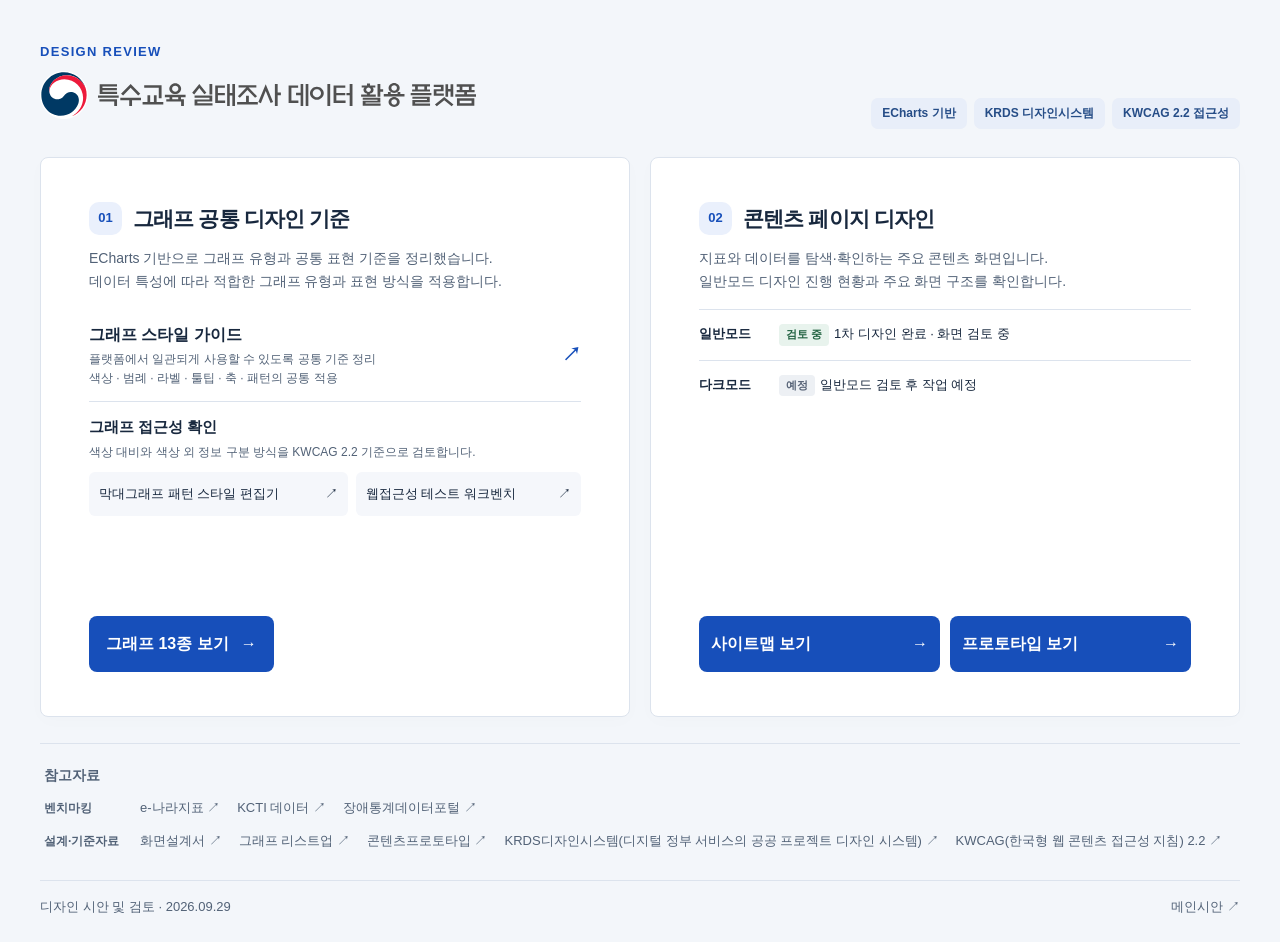
<file: index.html>
<!doctype html>
<html lang="ko">
<head>
<meta charset="utf-8">
<meta name="viewport" content="width=device-width, initial-scale=1">
<meta name="color-scheme" content="light">
<title>특수교육 실태조사 데이터 플랫폼 | 디자인 시안 및 검토</title>
<style>
:root{--ink:#18283e;--muted:#526277;--blue:#174fba;--line:#dce3ed;--paper:#fff;--bg:#f3f6fa}
*{box-sizing:border-box}html{scroll-behavior:smooth}body{margin:0;background:var(--bg);color:var(--ink);font-family:Pretendard,"Noto Sans KR","Apple SD Gothic Neo","Malgun Gothic",sans-serif;line-height:1.6;word-break:keep-all}a{color:inherit;text-underline-offset:4px}a:focus-visible{outline:3px solid #174fba;outline-offset:5px;border-radius:4px}.skip{position:fixed;top:-100px;left:20px;z-index:10;background:#fff;padding:12px 20px}.skip:focus{top:16px}.wrap{max-width:1280px;margin:auto;padding:42px 40px 24px}.masthead{display:flex;justify-content:space-between;gap:24px;align-items:flex-end;margin-bottom:28px}.eyebrow{margin:0 0 8px;color:var(--blue);font-size:13px;font-weight:800;letter-spacing:.1em}h1{font-size:clamp(25px,2.8vw,36px);line-height:1.35;letter-spacing:-.055em;margin:0 0 10px}.subtitle{margin:0;color:var(--muted);font-size:16px}.tags{display:flex;gap:7px;flex-wrap:wrap;justify-content:flex-end}.tag{background:#e8eef9;color:#264d87;padding:6px 11px;border-radius:7px;font-size:12px;font-weight:700;white-space:nowrap}.grid{display:grid;grid-template-columns:repeat(2,minmax(0,1fr));align-items:stretch;gap:20px}.card{display:flex;flex-direction:column;min-width:0;background:var(--paper);border:1px solid var(--line);border-radius:8px;padding:44px 48px;box-shadow:0 4px 18px #18365704}.section-head{display:flex;align-items:center;gap:11px;margin-bottom:12px}.number{display:grid;place-items:center;width:33px;height:33px;flex-shrink:0;border-radius:10px;background:#eaf0fc;color:var(--blue);font-size:13px;font-weight:800}h2{font-size:21px;letter-spacing:-.04em;margin:0}h3{font-size:15px;margin:0}.intro{font-size:14px;color:var(--muted);margin:0 0 17px}.link-list{list-style:none;padding:0;margin:0}.link-list>li+li{border-top:1px solid var(--line)}.main-link{display:flex;align-items:center;justify-content:space-between;gap:12px;text-decoration:none;padding:13px 0;font-size:16px;font-weight:750}.main-link:hover,.sub-link:hover,.reference-links a:hover{color:var(--blue);text-decoration:underline}.arrow{color:var(--blue);font-size:19px}.link-desc{display:block;font-weight:400;font-size:12px;color:var(--muted);margin-top:2px}.accessibility{padding-top:13px}.accessibility>p{margin:4px 0 10px;color:var(--muted);font-size:12px}.sub-list{list-style:none;padding:0;margin:0;display:grid;grid-template-columns:1.15fr 1fr;gap:8px}.sub-list li{min-width:0}.sub-list .sub-link{height:100%;min-height:44px;gap:6px}.sub-link>span[aria-hidden]{flex-shrink:0}.sub-link{display:flex;justify-content:space-between;align-items:center;gap:12px;font-size:13px;text-decoration:none;padding:7px 10px;background:#f5f7fb;border-radius:6px;overflow-wrap:anywhere}.content-link{background:#174fba;color:#fff;border-radius:8px;padding:15px 17px;display:inline-flex;justify-content:space-between;gap:12px;text-decoration:none;font-weight:750;margin:0}.card-action{margin-top:auto;padding-top:100px}.content-link:hover{background:#103d94;text-decoration:underline}.status{margin:0}.status>div{padding:14px 0;display:flex;gap:14px;align-items:flex-start;border-top:1px solid var(--line)}dt{font-size:13px;font-weight:700;min-width:66px}dd{margin:0;font-size:13px}.state{display:inline-block;font-size:11px;font-weight:750;padding:2px 7px;border-radius:4px;margin-right:5px;background:#e8f3ed;color:#226342}.state.planned{color:#566276;background:#edf0f4}.references{grid-column:1/-1;margin-top:6px;padding:20px 4px 4px;border-top:1px solid var(--line)}.references .section-head{gap:8px;margin-bottom:12px}.references .number{display:inline;width:auto;height:auto;background:none;border-radius:0;color:var(--muted);font-size:12px}.references h2{font-size:14px;color:var(--muted);letter-spacing:0}.references .reference-links{color:var(--muted)}.reference-body{display:flex;flex-direction:column;gap:12px}.reference-group{display:flex;gap:18px;align-items:baseline}.reference-group h3{min-width:78px;font-size:12px;color:var(--muted);white-space:nowrap}.reference-links{display:flex;flex-wrap:wrap;gap:5px 17px;font-size:13px}.reference-links a{text-decoration:none}.foot{display:flex;justify-content:space-between;gap:15px;margin-top:18px;font-size:11px;color:var(--muted)}
@media(min-width:1400px){.wrap{padding-top:54px}}
@media(max-width:900px){.masthead{display:block}.tags{justify-content:flex-start;margin-top:16px}.wrap{padding:28px 24px}.card{padding:23px}.reference-body{gap:14px}}
@media(max-width:640px){.wrap{padding:26px 17px}.grid{grid-template-columns:1fr;gap:15px}.card{padding:21px}.reference-group{display:block}.reference-group h3{margin-bottom:7px}.foot{display:block}.foot span{display:block}.status>div{gap:8px}h2{font-size:20px}}
@media(max-width:380px){.sub-list{grid-template-columns:1fr}}
@media(prefers-reduced-motion:reduce){html{scroll-behavior:auto}}
@media print{body{background:#fff}.wrap{padding:0}.card{box-shadow:none;break-inside:avoid}.skip{display:none}.foot{margin-top:10px}}
.content-actions{display:flex;flex-direction:row;gap:10px;align-items:stretch}.content-actions>*{flex:1;min-width:0}.content-actions .content-link{align-items:center;padding:15px 12px}.prototype-button{display:flex;flex-direction:column;align-items:flex-start;justify-content:center;gap:2px;width:100%;padding:15px 12px;border:0;border-radius:10px;background:#174fba;color:#fff;font:inherit;font-size:14px;font-weight:750;text-align:left;opacity:1;cursor:not-allowed}.prototype-button span{font-size:11px;font-weight:400;color:#fff}
.slogan{display:block;width:436px;max-width:100%;height:auto}.masthead>div:first-child{min-width:0}
.review-footer{display:flex;justify-content:space-between;align-items:center;gap:12px;margin-top:24px;padding-top:16px;border-top:1px solid var(--line)}.footer-link{font-size:13px;color:var(--muted);text-decoration:none;white-space:nowrap}.footer-link:hover{color:var(--blue);text-decoration:underline}.review-footer .subtitle{font-size:13px}
</style>
</head>
<body>
<a class="skip" href="#main">본문 바로가기</a>
<div class="wrap">
<header class="masthead">
<div><p class="eyebrow">DESIGN REVIEW</p><h1><img class="slogan" src="[data-uri]" width="436" height="48" alt="특수교육 실태조사 데이터 플랫폼"></h1></div>
<div class="tags" aria-label="설계 기준"><span class="tag">ECharts 기반</span><span class="tag">KRDS 디자인시스템</span><span class="tag">KWCAG 2.2 접근성</span></div>
</header>
<main class="grid" id="main" tabindex="-1">
<section class="card" aria-labelledby="graphs-title">
<div class="section-head"><span class="number" aria-hidden="true">01</span><h2 id="graphs-title">그래프 공통 디자인 기준</h2></div>
<p class="intro">ECharts 기반으로 그래프 유형과 공통 표현 기준을 정리했습니다.<br>데이터 특성에 따라 적합한 그래프 유형과 표현 방식을 적용합니다.</p>
<ol class="link-list">

<li><!-- 지정된 로컬 그래프 파일의 스타일 가이드 화면 -->
<a class="main-link" href="/nise_graph_13types_v1.0.html#/review/style" target="_blank" rel="noopener noreferrer"><span>그래프 스타일 가이드<span class="link-desc">플랫폼에서 일관되게 사용할 수 있도록 공통 기준 정리<br> 색상 · 범례 · 라벨 · 툴팁 · 축 · 패턴의 공통 적용</span></span><span class="arrow" aria-hidden="true">↗</span></a></li>
<li class="accessibility"><h3>그래프 접근성 확인</h3><p>색상 대비와 색상 외 정보 구분 방식을 KWCAG 2.2 기준으로 검토합니다.</p>
<ul class="sub-list">
<li><a class="sub-link" href="/echarts_bar_pattern_editor_v1.0.html" target="_blank" rel="noopener noreferrer"><span>막대그래프 패턴 스타일 편집기</span><span aria-hidden="true">↗</span></a></li>
<li><a class="sub-link" href="/accessibility-workbench-v3.3/index.html" target="_blank" rel="noopener noreferrer"><span>웹접근성 테스트 워크벤치</span><span aria-hidden="true">↗</span></a></li>
</ul></li></ol>
<div class="card-action"><!-- 사용자가 지정한 로컬 그래프 HTML 파일 -->
<a class="content-link" href="/nise_graph_13types_v1.0.html" target="_blank" rel="noopener noreferrer">그래프 13종 보기 <span aria-hidden="true">→</span></a></div>
</section>
<section class="card" aria-labelledby="content-title">
<div class="section-head"><span class="number" aria-hidden="true">02</span><h2 id="content-title">콘텐츠 페이지 디자인</h2></div>
<p class="intro">지표와 데이터를 탐색·확인하는 주요 콘텐츠 화면입니다.<br>일반모드 디자인 진행 현황과 주요 화면 구조를 확인합니다.</p>

<dl class="status"><div><dt>일반모드</dt><dd><span class="state">검토 중</span>1차 디자인 완료 · 화면 검토 중</dd></div><div><dt>다크모드</dt><dd><span class="state planned">예정</span>일반모드 검토 후 작업 예정</dd></div></dl>
<div class="card-action"><!-- 메뉴구조도 기준 진행 현황 페이지. 기존 상대경로를 유지합니다. -->
<div class="content-actions"><a class="content-link" href="sitemap.html" target="_blank" rel="noopener noreferrer">사이트맵 보기 <span aria-hidden="true">→</span></a>
<!-- 전체 Figma 프로토타입: 새 창으로 열기 -->
<a class="content-link" href="https://figma.com/proto/b4ems2vZoeImcllFL3BtRu/-프로젝트-26_003-특수원-krds-?page-id=10023:15345&amp;node-id=10498-43777&amp;viewport=-10112,5444,0.58&amp;t=GeHle3BflIlmt5C9-8&amp;scaling=scale-down-width&amp;content-scaling=fixed&amp;starting-point-node-id=10452:97824&amp;hide-ui=1&amp;desktop-link-click-timestamp=1790585314734&amp;desktop-ul-exp-bucket=po&amp;desktop-ul-pref-conflict=1" aria-label="프로토타입 보기 (새 창)" target="_blank" rel="noopener noreferrer">프로토타입 보기 <span aria-hidden="true">→</span></a></div></div>
</section>
<section class="references" aria-labelledby="references-title">
<div class="section-head"><h2 id="references-title">참고자료</h2></div>
<!-- 참고자료: 지정된 로컬 파일 경로 사용. 미등록 자료는 상대경로 유지. -->
<div class="reference-body"><div class="reference-group"><h3>벤치마킹</h3><div class="reference-links"><a href="https://www.index.go.kr/unity/potal/main/EachDtlPageDetail.do?idx_cd=1223" target="_blank" rel="noopener noreferrer">e-나라지표 ↗</a><a href="https://data.kcti.re.kr/data/%EC%A2%85%ED%95%A9/%EB%AC%B8%ED%99%94%EC%B2%B4%EC%9C%A1%EA%B4%80%EA%B4%91_%EC%83%9D%EC%82%B0%EC%9E%90%EB%AC%BC%EA%B0%80%EC%A7%80%EC%88%98" target="_blank" rel="noopener noreferrer">KCTI 데이터 ↗</a><a href="https://koddi.or.kr/stat/html/user/dsst/mim/dspltyStatsMidtDtl.do" target="_blank" rel="noopener noreferrer">장애통계데이터포털 ↗</a></div></div>
<div class="reference-group"><h3>설계·기준자료</h3><div class="reference-links"><a href="/data/%E1%84%92%E1%85%AA%E1%84%86%E1%85%A7%E1%86%AB%E1%84%89%E1%85%A5%E1%86%AF%E1%84%80%E1%85%A8%E1%84%89%E1%85%A5_%E1%84%90%E1%85%A9%E1%86%BC%E1%84%92%E1%85%A1%E1%86%B8%E1%84%87%E1%85%A9%E1%86%AB_260922_v1.4.3.html" target="_blank" rel="noopener noreferrer">화면설계서 ↗</a><a href="/data/%E1%84%8E%E1%85%AC%E1%84%8C%E1%85%A9%E1%86%BC%E1%84%80%E1%85%B3%E1%84%85%E1%85%A2%E1%84%91%E1%85%B3_%E1%84%85%E1%85%B5%E1%84%89%E1%85%B3%E1%84%90%E1%85%B3%E1%84%8B%E1%85%A5%E1%86%B8_260901.xlsx" target="_blank" rel="noopener noreferrer">그래프 리스트업 ↗</a><a href="/data/%ED%8A%B9%EC%88%98%EA%B5%90%EC%9C%A1_%EC%8B%A4%ED%83%9C%EC%A1%B0%EC%82%AC_%EB%8D%B0%EC%9D%B4%ED%84%B0_%ED%94%8C%EB%9E%AB%ED%8F%BC_%ED%94%84%EB%A1%9C%ED%86%A0%ED%83%80%EC%9E%85_%EC%98%A4%ED%94%84%EB%9D%BC%EC%9D%B8_260922%28%EA%B5%90%EC%B0%A8%EB%B6%84%EC%84%9D%20%EC%B6%94%EA%B0%80%29.html" target="_blank" rel="noopener noreferrer">콘텐츠프로토타입 ↗</a><a href="https://www.krds.go.kr/html/site/style/style_02.html" target="_blank" rel="noopener noreferrer">KRDS디자인시스템(디지털 정부 서비스의 공공 프로젝트 디자인 시스템) ↗</a><a href="/data/%ED%95%9C%EA%B5%AD%ED%98%95%20%EC%9B%B9%20%EC%BD%98%ED%85%90%EC%B8%A0%20%EC%A0%91%EA%B7%BC%EC%84%B1%20%EC%A7%80%EC%B9%A8%202.2-2.pdf" target="_blank" rel="noopener noreferrer">KWCAG(한국형 웹 콘텐츠 접근성 지침) 2.2 ↗</a></div></div></div>
</section>
</main>
<footer class="review-footer"><p class="subtitle">디자인 시안 및 검토 · <time datetime="2026-09-29">2026.09.29</time></p>
<!-- 메인시안 Figma 프로토타입: 새 창으로 열기 -->
<a class="footer-link" href="https://www.figma.com/proto/b4ems2vZoeImcllFL3BtRu/-%ED%94%84%EB%A1%9C%EC%A0%9D%ED%8A%B8-26_003-%ED%8A%B9%EC%88%98%EC%9B%90-krds-?node-id=10691-85809&amp;viewport=428%2C-327%2C0.16&amp;t=nvPmZYlmRlI96max-1&amp;scaling=min-zoom&amp;content-scaling=fixed&amp;page-id=9445%3A35478" aria-label="메인시안 (새 창)" target="_blank" rel="noopener noreferrer">메인시안 <span aria-hidden="true">↗</span></a></footer>

</div>
</body>
</html>
</file>
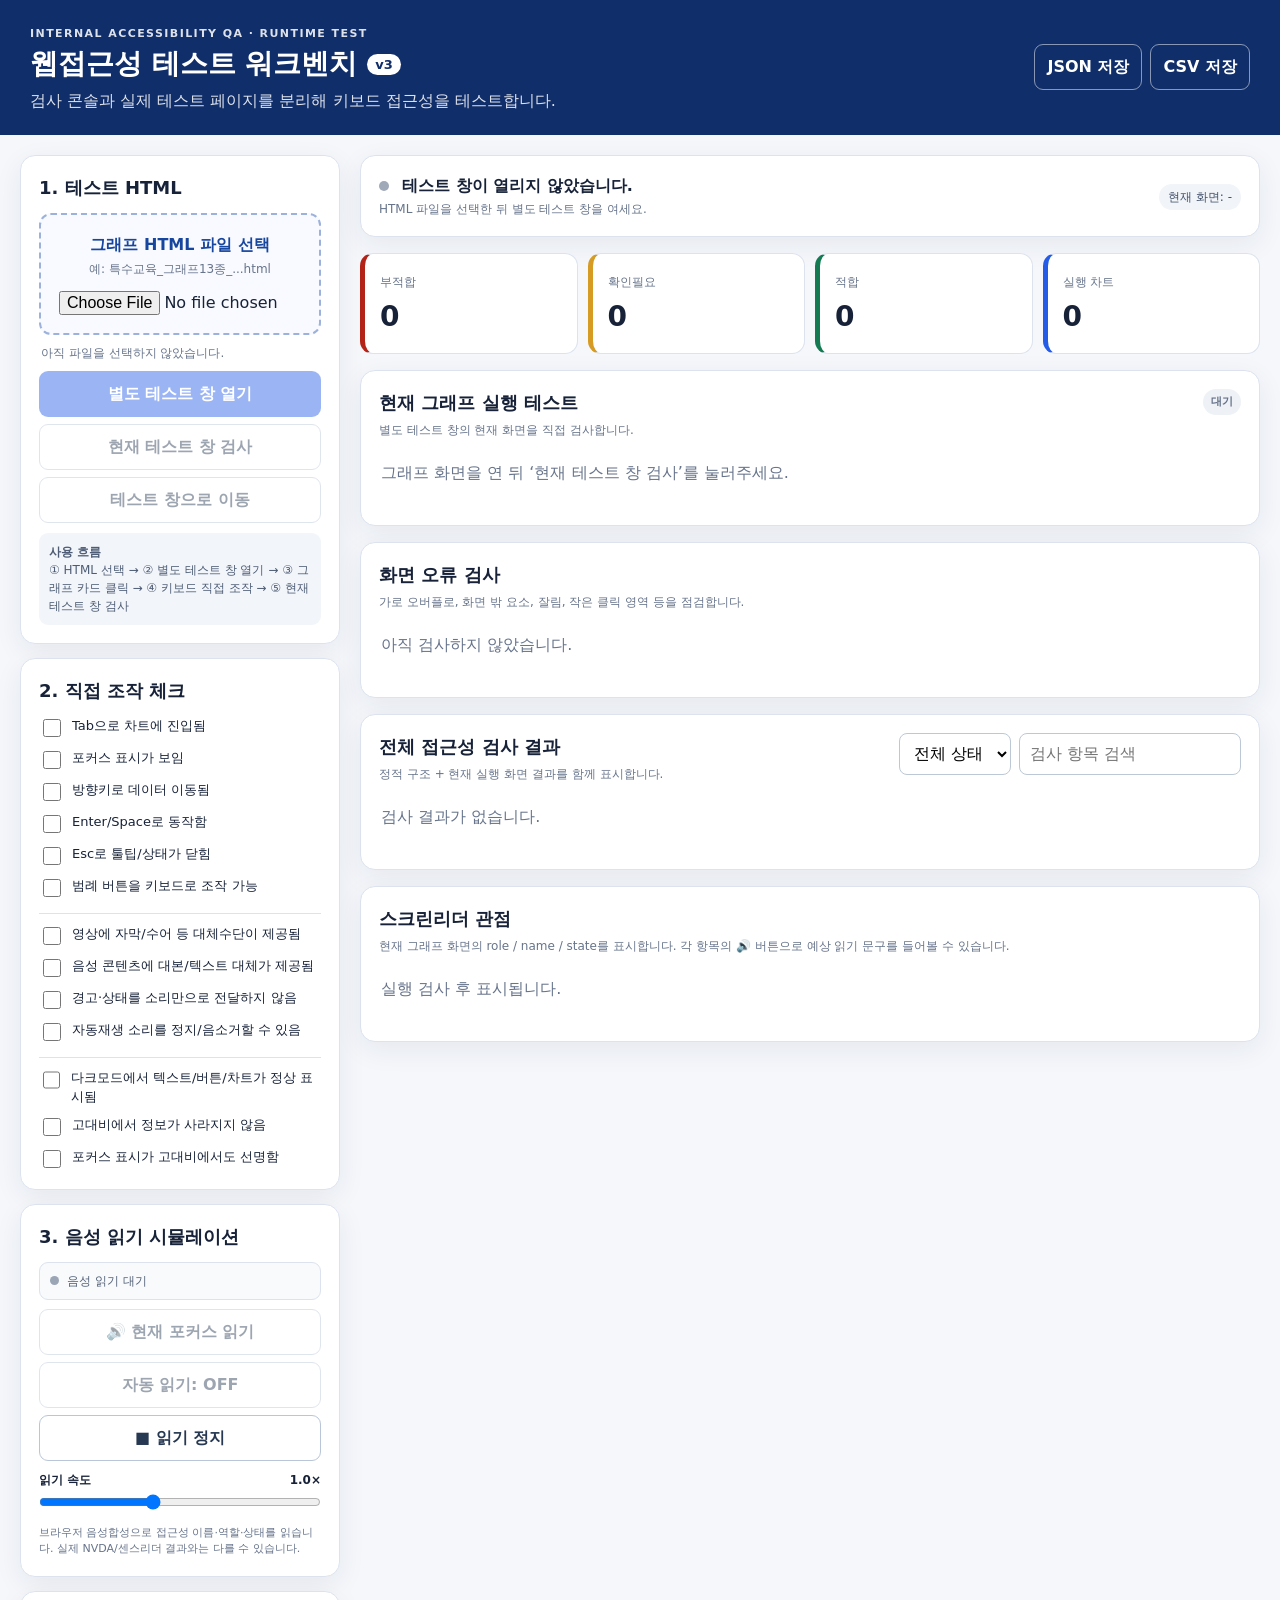
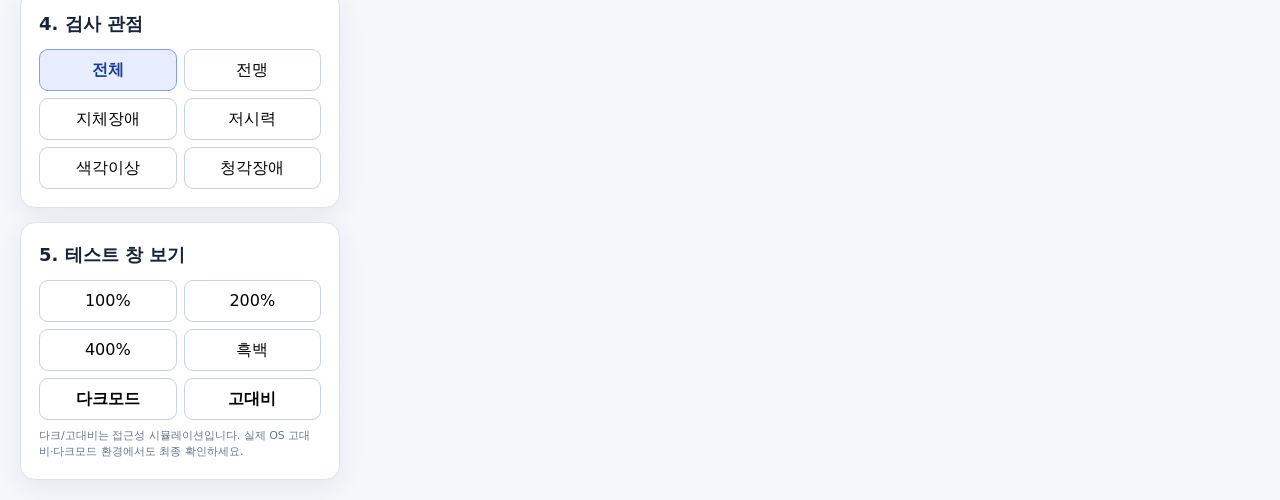
<file: accessibility-workbench-v3.3/index.html>
<!doctype html>
<html lang="ko">
<head>
<meta charset="utf-8">
<meta name="viewport" content="width=device-width, initial-scale=1">
<title>웹접근성 테스트 워크벤치 v3</title>
<link rel="stylesheet" href="styles.css">
</head>
<body>
<header class="topbar">
  <div>
    <p class="eyebrow">INTERNAL ACCESSIBILITY QA · RUNTIME TEST</p>
    <h1>웹접근성 테스트 워크벤치 <span>v3</span></h1>
    <p>검사 콘솔과 실제 테스트 페이지를 분리해 키보드 접근성을 테스트합니다.</p>
  </div>
  <div class="top-actions">
    <button id="exportJson" class="btn ghost" type="button">JSON 저장</button>
    <button id="exportCsv" class="btn ghost" type="button">CSV 저장</button>
  </div>
</header>

<main class="app">
  <aside class="sidebar">
    <section class="card">
      <h2>1. 테스트 HTML</h2>
      <label class="file-drop" for="fileInput">
        <strong>그래프 HTML 파일 선택</strong>
        <span>예: 특수교육_그래프13종_...html</span>
        <input id="fileInput" type="file" accept=".html,.htm,text/html">
      </label>
      <div id="fileMeta" class="file-meta">아직 파일을 선택하지 않았습니다.</div>

      <div class="stack">
        <button id="openTestWindow" class="btn primary" type="button" disabled>별도 테스트 창 열기</button>
        <button id="scanWindow" class="btn outline" type="button" disabled>현재 테스트 창 검사</button>
        <button id="focusWindow" class="btn outline" type="button" disabled>테스트 창으로 이동</button>
      </div>

      <div class="notice">
        <b>사용 흐름</b><br>
        ① HTML 선택 → ② 별도 테스트 창 열기 → ③ 그래프 카드 클릭 → ④ 키보드 직접 조작 → ⑤ 현재 테스트 창 검사
      </div>
    </section>

    <section class="card">
      <h2>2. 직접 조작 체크</h2>
      <div class="manual-list">
        <label><input type="checkbox" data-manual="tab"> Tab으로 차트에 진입됨</label>
        <label><input type="checkbox" data-manual="focus"> 포커스 표시가 보임</label>
        <label><input type="checkbox" data-manual="arrow"> 방향키로 데이터 이동됨</label>
        <label><input type="checkbox" data-manual="enter"> Enter/Space로 동작함</label>
        <label><input type="checkbox" data-manual="escape"> Esc로 툴팁/상태가 닫힘</label>
        <label><input type="checkbox" data-manual="legend"> 범례 버튼을 키보드로 조작 가능</label>
        <hr class="manual-sep">
        <label><input type="checkbox" data-manual="captions"> 영상에 자막/수어 등 대체수단이 제공됨</label>
        <label><input type="checkbox" data-manual="transcript"> 음성 콘텐츠에 대본/텍스트 대체가 제공됨</label>
        <label><input type="checkbox" data-manual="soundcue"> 경고·상태를 소리만으로 전달하지 않음</label>
        <label><input type="checkbox" data-manual="mediaControl"> 자동재생 소리를 정지/음소거할 수 있음</label>
        <hr class="manual-sep">
        <label><input type="checkbox" data-manual="darkMode"> 다크모드에서 텍스트/버튼/차트가 정상 표시됨</label>
        <label><input type="checkbox" data-manual="highContrast"> 고대비에서 정보가 사라지지 않음</label>
        <label><input type="checkbox" data-manual="focusContrast"> 포커스 표시가 고대비에서도 선명함</label>
      </div>
    </section>

    <section class="card">
      <h2>3. 음성 읽기 시뮬레이션</h2>
      <div class="tts-status" id="ttsStatus" aria-live="polite">
        <span class="tts-dot"></span>
        <span>음성 읽기 대기</span>
      </div>
      <div class="stack">
        <button id="readCurrentFocus" class="btn outline" type="button" disabled>🔊 현재 포커스 읽기</button>
        <button id="toggleAutoRead" class="btn outline" type="button" disabled aria-pressed="false">자동 읽기: OFF</button>
        <button id="stopSpeech" class="btn outline" type="button">■ 읽기 정지</button>
      </div>
      <label class="range-label" for="speechRate">읽기 속도 <output id="speechRateValue">1.0×</output></label>
      <input id="speechRate" class="range" type="range" min="0.6" max="1.6" step="0.1" value="1.0">
      <p class="hint">브라우저 음성합성으로 접근성 이름·역할·상태를 읽습니다. 실제 NVDA/센스리더 결과와는 다를 수 있습니다.</p>
    </section>

    <section class="card">
      <h2>4. 검사 관점</h2>
      <div class="mode-grid" role="group" aria-label="검사 관점">
        <button class="mode active" data-mode="all" type="button">전체</button>
        <button class="mode" data-mode="blind" type="button">전맹</button>
        <button class="mode" data-mode="motor" type="button">지체장애</button>
        <button class="mode" data-mode="lowvision" type="button">저시력</button>
        <button class="mode" data-mode="color" type="button">색각이상</button>
        <button class="mode" data-mode="hearing" type="button">청각장애</button>
      </div>
    </section>

    <section class="card">
      <h2>5. 테스트 창 보기</h2>
      <div class="mode-grid">
        <button class="view-btn" data-view="normal" type="button">100%</button>
        <button class="view-btn" data-view="zoom200" type="button">200%</button>
        <button class="view-btn" data-view="zoom400" type="button">400%</button>
        <button class="view-btn" data-view="gray" type="button">흑백</button>
        <button class="view-btn" data-view="dark" type="button">다크모드</button>
        <button class="view-btn" data-view="contrast" type="button">고대비</button>
      </div>
      <p class="hint">다크/고대비는 접근성 시뮬레이션입니다. 실제 OS 고대비·다크모드 환경에서도 최종 확인하세요.</p>
    </section>
  </aside>

  <section class="content">
    <section class="statusbar card">
      <div>
        <span class="status-dot" id="windowDot"></span>
        <strong id="windowStatus">테스트 창이 열리지 않았습니다.</strong>
        <p id="windowDetail">HTML 파일을 선택한 뒤 별도 테스트 창을 여세요.</p>
      </div>
      <div class="status-actions">
        <span id="currentPageLabel" class="page-label">현재 화면: -</span>
      </div>
    </section>

    <section class="metrics" aria-label="검사 요약">
      <article><span>부적합</span><strong id="failCount">0</strong></article>
      <article><span>확인필요</span><strong id="warnCount">0</strong></article>
      <article><span>적합</span><strong id="passCount">0</strong></article>
      <article><span>실행 차트</span><strong id="chartCount">0</strong></article>
    </section>

    <section class="card">
      <div class="section-head">
        <div>
          <h2>현재 그래프 실행 테스트</h2>
          <p>별도 테스트 창의 현재 화면을 직접 검사합니다.</p>
        </div>
        <span id="scanStatus" class="pill neutral">대기</span>
      </div>
      <div id="chartResults" class="empty">그래프 화면을 연 뒤 ‘현재 테스트 창 검사’를 눌러주세요.</div>
    </section>

    <section class="card">
      <div class="section-head">
        <div>
          <h2>화면 오류 검사</h2>
          <p>가로 오버플로, 화면 밖 요소, 잘림, 작은 클릭 영역 등을 점검합니다.</p>
        </div>
      </div>
      <div id="layoutResults" class="empty">아직 검사하지 않았습니다.</div>
    </section>

    <section class="card">
      <div class="section-head">
        <div>
          <h2>전체 접근성 검사 결과</h2>
          <p>정적 구조 + 현재 실행 화면 결과를 함께 표시합니다.</p>
        </div>
        <div class="filters">
          <select id="severityFilter" aria-label="상태 필터">
            <option value="all">전체 상태</option>
            <option value="fail">부적합</option>
            <option value="warn">확인필요</option>
            <option value="pass">적합</option>
          </select>
          <input id="searchFilter" type="search" placeholder="검사 항목 검색" aria-label="검사 항목 검색">
        </div>
      </div>
      <div id="allResults" class="empty">검사 결과가 없습니다.</div>
    </section>

    <section class="card">
      <div class="section-head">
        <div>
          <h2>스크린리더 관점</h2>
          <p>현재 그래프 화면의 role / name / state를 표시합니다. 각 항목의 🔊 버튼으로 예상 읽기 문구를 들어볼 수 있습니다.</p>
        </div>
      </div>
      <div id="srView" class="empty">실행 검사 후 표시됩니다.</div>
    </section>
  </section>
</main>

<script src="app.js"></script>
</body>
</html>
</file>
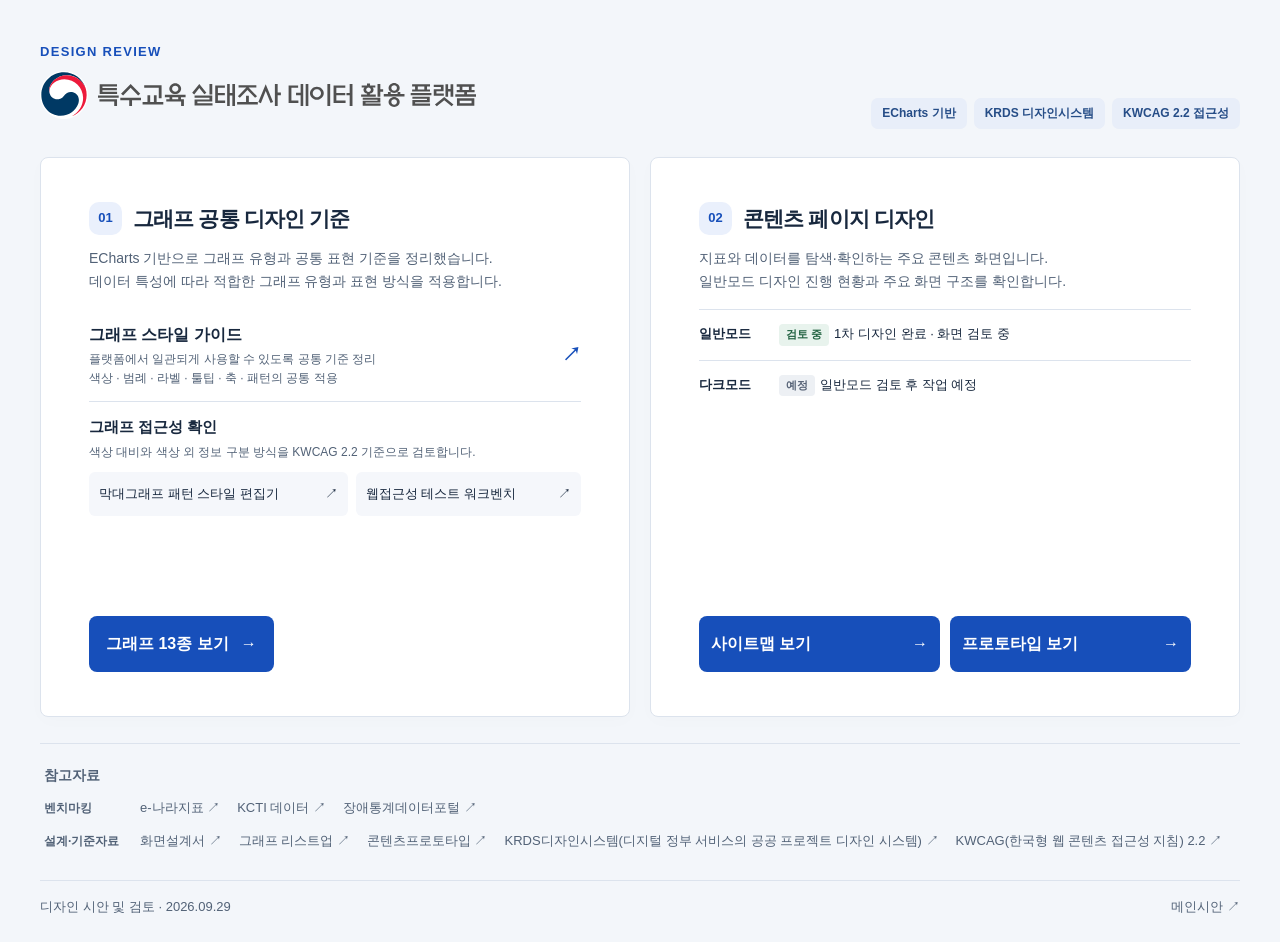
<file: design_review/index.html>
<!doctype html>
<html lang="ko">
<head>
<meta charset="utf-8">
<meta name="viewport" content="width=device-width, initial-scale=1">
<meta name="color-scheme" content="light">
<title>특수교육 실태조사 데이터 플랫폼 | 디자인 시안 및 검토</title>
<style>
:root{--ink:#18283e;--muted:#526277;--blue:#174fba;--line:#dce3ed;--paper:#fff;--bg:#f3f6fa}
*{box-sizing:border-box}html{scroll-behavior:smooth}body{margin:0;background:var(--bg);color:var(--ink);font-family:Pretendard,"Noto Sans KR","Apple SD Gothic Neo","Malgun Gothic",sans-serif;line-height:1.6;word-break:keep-all}a{color:inherit;text-underline-offset:4px}a:focus-visible{outline:3px solid #174fba;outline-offset:5px;border-radius:4px}.skip{position:fixed;top:-100px;left:20px;z-index:10;background:#fff;padding:12px 20px}.skip:focus{top:16px}.wrap{max-width:1280px;margin:auto;padding:42px 40px 24px}.masthead{display:flex;justify-content:space-between;gap:24px;align-items:flex-end;margin-bottom:28px}.eyebrow{margin:0 0 8px;color:var(--blue);font-size:13px;font-weight:800;letter-spacing:.1em}h1{font-size:clamp(25px,2.8vw,36px);line-height:1.35;letter-spacing:-.055em;margin:0 0 10px}.subtitle{margin:0;color:var(--muted);font-size:16px}.tags{display:flex;gap:7px;flex-wrap:wrap;justify-content:flex-end}.tag{background:#e8eef9;color:#264d87;padding:6px 11px;border-radius:7px;font-size:12px;font-weight:700;white-space:nowrap}.grid{display:grid;grid-template-columns:repeat(2,minmax(0,1fr));align-items:stretch;gap:20px}.card{display:flex;flex-direction:column;min-width:0;background:var(--paper);border:1px solid var(--line);border-radius:8px;padding:44px 48px;box-shadow:0 4px 18px #18365704}.section-head{display:flex;align-items:center;gap:11px;margin-bottom:12px}.number{display:grid;place-items:center;width:33px;height:33px;flex-shrink:0;border-radius:10px;background:#eaf0fc;color:var(--blue);font-size:13px;font-weight:800}h2{font-size:21px;letter-spacing:-.04em;margin:0}h3{font-size:15px;margin:0}.intro{font-size:14px;color:var(--muted);margin:0 0 17px}.link-list{list-style:none;padding:0;margin:0}.link-list>li+li{border-top:1px solid var(--line)}.main-link{display:flex;align-items:center;justify-content:space-between;gap:12px;text-decoration:none;padding:13px 0;font-size:16px;font-weight:750}.main-link:hover,.sub-link:hover,.reference-links a:hover{color:var(--blue);text-decoration:underline}.arrow{color:var(--blue);font-size:19px}.link-desc{display:block;font-weight:400;font-size:12px;color:var(--muted);margin-top:2px}.accessibility{padding-top:13px}.accessibility>p{margin:4px 0 10px;color:var(--muted);font-size:12px}.sub-list{list-style:none;padding:0;margin:0;display:grid;grid-template-columns:1.15fr 1fr;gap:8px}.sub-list li{min-width:0}.sub-list .sub-link{height:100%;min-height:44px;gap:6px}.sub-link>span[aria-hidden]{flex-shrink:0}.sub-link{display:flex;justify-content:space-between;align-items:center;gap:12px;font-size:13px;text-decoration:none;padding:7px 10px;background:#f5f7fb;border-radius:6px;overflow-wrap:anywhere}.content-link{background:#174fba;color:#fff;border-radius:8px;padding:15px 17px;display:inline-flex;justify-content:space-between;gap:12px;text-decoration:none;font-weight:750;margin:0}.card-action{margin-top:auto;padding-top:100px}.content-link:hover{background:#103d94;text-decoration:underline}.status{margin:0}.status>div{padding:14px 0;display:flex;gap:14px;align-items:flex-start;border-top:1px solid var(--line)}dt{font-size:13px;font-weight:700;min-width:66px}dd{margin:0;font-size:13px}.state{display:inline-block;font-size:11px;font-weight:750;padding:2px 7px;border-radius:4px;margin-right:5px;background:#e8f3ed;color:#226342}.state.planned{color:#566276;background:#edf0f4}.references{grid-column:1/-1;margin-top:6px;padding:20px 4px 4px;border-top:1px solid var(--line)}.references .section-head{gap:8px;margin-bottom:12px}.references .number{display:inline;width:auto;height:auto;background:none;border-radius:0;color:var(--muted);font-size:12px}.references h2{font-size:14px;color:var(--muted);letter-spacing:0}.references .reference-links{color:var(--muted)}.reference-body{display:flex;flex-direction:column;gap:12px}.reference-group{display:flex;gap:18px;align-items:baseline}.reference-group h3{min-width:78px;font-size:12px;color:var(--muted);white-space:nowrap}.reference-links{display:flex;flex-wrap:wrap;gap:5px 17px;font-size:13px}.reference-links a{text-decoration:none}.foot{display:flex;justify-content:space-between;gap:15px;margin-top:18px;font-size:11px;color:var(--muted)}
@media(min-width:1400px){.wrap{padding-top:54px}}
@media(max-width:900px){.masthead{display:block}.tags{justify-content:flex-start;margin-top:16px}.wrap{padding:28px 24px}.card{padding:23px}.reference-body{gap:14px}}
@media(max-width:640px){.wrap{padding:26px 17px}.grid{grid-template-columns:1fr;gap:15px}.card{padding:21px}.reference-group{display:block}.reference-group h3{margin-bottom:7px}.foot{display:block}.foot span{display:block}.status>div{gap:8px}h2{font-size:20px}}
@media(max-width:380px){.sub-list{grid-template-columns:1fr}}
@media(prefers-reduced-motion:reduce){html{scroll-behavior:auto}}
@media print{body{background:#fff}.wrap{padding:0}.card{box-shadow:none;break-inside:avoid}.skip{display:none}.foot{margin-top:10px}}
.content-actions{display:flex;flex-direction:row;gap:10px;align-items:stretch}.content-actions>*{flex:1;min-width:0}.content-actions .content-link{align-items:center;padding:15px 12px}.prototype-button{display:flex;flex-direction:column;align-items:flex-start;justify-content:center;gap:2px;width:100%;padding:15px 12px;border:0;border-radius:10px;background:#174fba;color:#fff;font:inherit;font-size:14px;font-weight:750;text-align:left;opacity:1;cursor:not-allowed}.prototype-button span{font-size:11px;font-weight:400;color:#fff}
.slogan{display:block;width:436px;max-width:100%;height:auto}.masthead>div:first-child{min-width:0}
.review-footer{display:flex;justify-content:space-between;align-items:center;gap:12px;margin-top:24px;padding-top:16px;border-top:1px solid var(--line)}.footer-link{font-size:13px;color:var(--muted);text-decoration:none;white-space:nowrap}.footer-link:hover{color:var(--blue);text-decoration:underline}.review-footer .subtitle{font-size:13px}
</style>
</head>
<body>
<a class="skip" href="#main">본문 바로가기</a>
<div class="wrap">
<header class="masthead">
<div><p class="eyebrow">DESIGN REVIEW</p><h1><img class="slogan" src="[data-uri]" width="436" height="48" alt="특수교육 실태조사 데이터 플랫폼"></h1></div>
<div class="tags" aria-label="설계 기준"><span class="tag">ECharts 기반</span><span class="tag">KRDS 디자인시스템</span><span class="tag">KWCAG 2.2 접근성</span></div>
</header>
<main class="grid" id="main" tabindex="-1">
<section class="card" aria-labelledby="graphs-title">
<div class="section-head"><span class="number" aria-hidden="true">01</span><h2 id="graphs-title">그래프 공통 디자인 기준</h2></div>
<p class="intro">ECharts 기반으로 그래프 유형과 공통 표현 기준을 정리했습니다.<br>데이터 특성에 따라 적합한 그래프 유형과 표현 방식을 적용합니다.</p>
<ol class="link-list">

<li><!-- 지정된 로컬 그래프 파일의 스타일 가이드 화면 -->
<a class="main-link" href="file:///Users/min/Documents/_local/_nise/nise_graph_13types_v1.0.html#/review/style" target="_blank" rel="noopener noreferrer"><span>그래프 스타일 가이드<span class="link-desc">플랫폼에서 일관되게 사용할 수 있도록 공통 기준 정리<br> 색상 · 범례 · 라벨 · 툴팁 · 축 · 패턴의 공통 적용</span></span><span class="arrow" aria-hidden="true">↗</span></a></li>
<li class="accessibility"><h3>그래프 접근성 확인</h3><p>색상 대비와 색상 외 정보 구분 방식을 KWCAG 2.2 기준으로 검토합니다.</p>
<ul class="sub-list">
<li><a class="sub-link" href="file:///Users/min/Documents/_local/_nise/echarts_bar_pattern_editor_v1.0.html" target="_blank" rel="noopener noreferrer"><span>막대그래프 패턴 스타일 편집기</span><span aria-hidden="true">↗</span></a></li>
<li><a class="sub-link" href="file:///Users/min/Documents/_local/_nise/accessibility-workbench-v3.3/index.html" target="_blank" rel="noopener noreferrer"><span>웹접근성 테스트 워크벤치</span><span aria-hidden="true">↗</span></a></li>
</ul></li></ol>
<div class="card-action"><!-- 사용자가 지정한 로컬 그래프 HTML 파일 -->
<a class="content-link" href="file:///Users/min/Documents/_local/_nise/nise_graph_13types_v1.0.html" target="_blank" rel="noopener noreferrer">그래프 13종 보기 <span aria-hidden="true">→</span></a></div>
</section>
<section class="card" aria-labelledby="content-title">
<div class="section-head"><span class="number" aria-hidden="true">02</span><h2 id="content-title">콘텐츠 페이지 디자인</h2></div>
<p class="intro">지표와 데이터를 탐색·확인하는 주요 콘텐츠 화면입니다.<br>일반모드 디자인 진행 현황과 주요 화면 구조를 확인합니다.</p>

<dl class="status"><div><dt>일반모드</dt><dd><span class="state">검토 중</span>1차 디자인 완료 · 화면 검토 중</dd></div><div><dt>다크모드</dt><dd><span class="state planned">예정</span>일반모드 검토 후 작업 예정</dd></div></dl>
<div class="card-action"><!-- 메뉴구조도 기준 진행 현황 페이지. 기존 상대경로를 유지합니다. -->
<div class="content-actions"><a class="content-link" href="콘텐츠 페이지 15종.html" target="_blank" rel="noopener noreferrer">사이트맵 보기 <span aria-hidden="true">→</span></a>
<!-- 전체 Figma 프로토타입: 새 창으로 열기 -->
<a class="content-link" href="https://figma.com/proto/b4ems2vZoeImcllFL3BtRu/-프로젝트-26_003-특수원-krds-?page-id=10023:15345&amp;node-id=10498-43777&amp;viewport=-10112,5444,0.58&amp;t=GeHle3BflIlmt5C9-8&amp;scaling=scale-down-width&amp;content-scaling=fixed&amp;starting-point-node-id=10452:97824&amp;hide-ui=1&amp;desktop-link-click-timestamp=1790585314734&amp;desktop-ul-exp-bucket=po&amp;desktop-ul-pref-conflict=1" aria-label="프로토타입 보기 (새 창)" target="_blank" rel="noopener noreferrer">프로토타입 보기 <span aria-hidden="true">→</span></a></div></div>
</section>
<section class="references" aria-labelledby="references-title">
<div class="section-head"><h2 id="references-title">참고자료</h2></div>
<!-- 참고자료: 지정된 로컬 파일 경로 사용. 미등록 자료는 상대경로 유지. -->
<div class="reference-body"><div class="reference-group"><h3>벤치마킹</h3><div class="reference-links"><a href="https://www.index.go.kr/unity/potal/main/EachDtlPageDetail.do?idx_cd=1223" target="_blank" rel="noopener noreferrer">e-나라지표 ↗</a><a href="https://data.kcti.re.kr/data/%EC%A2%85%ED%95%A9/%EB%AC%B8%ED%99%94%EC%B2%B4%EC%9C%A1%EA%B4%80%EA%B4%91_%EC%83%9D%EC%82%B0%EC%9E%90%EB%AC%BC%EA%B0%80%EC%A7%80%EC%88%98" target="_blank" rel="noopener noreferrer">KCTI 데이터 ↗</a><a href="https://koddi.or.kr/stat/html/user/dsst/mim/dspltyStatsMidtDtl.do" target="_blank" rel="noopener noreferrer">장애통계데이터포털 ↗</a></div></div>
<div class="reference-group"><h3>설계·기준자료</h3><div class="reference-links"><a href="file:///Users/min/Documents/_local/_nise/data/%E1%84%92%E1%85%AA%E1%84%86%E1%85%A7%E1%86%AB%E1%84%89%E1%85%A5%E1%86%AF%E1%84%80%E1%85%A8%E1%84%89%E1%85%A5_%E1%84%90%E1%85%A9%E1%86%BC%E1%84%92%E1%85%A1%E1%86%B8%E1%84%87%E1%85%A9%E1%86%AB_260922_v1.4.3.html" target="_blank" rel="noopener noreferrer">화면설계서 ↗</a><a href="file:///Users/min/Documents/_local/_nise/data/%E1%84%8E%E1%85%AC%E1%84%8C%E1%85%A9%E1%86%BC%E1%84%80%E1%85%B3%E1%84%85%E1%85%A2%E1%84%91%E1%85%B3_%E1%84%85%E1%85%B5%E1%84%89%E1%85%B3%E1%84%90%E1%85%B3%E1%84%8B%E1%85%A5%E1%86%B8_260901.xlsx" target="_blank" rel="noopener noreferrer">그래프 리스트업 ↗</a><a href="file:///Users/min/Documents/_local/_nise/data/%ED%8A%B9%EC%88%98%EA%B5%90%EC%9C%A1_%EC%8B%A4%ED%83%9C%EC%A1%B0%EC%82%AC_%EB%8D%B0%EC%9D%B4%ED%84%B0_%ED%94%8C%EB%9E%AB%ED%8F%BC_%ED%94%84%EB%A1%9C%ED%86%A0%ED%83%80%EC%9E%85_%EC%98%A4%ED%94%84%EB%9D%BC%EC%9D%B8_260922%28%EA%B5%90%EC%B0%A8%EB%B6%84%EC%84%9D%20%EC%B6%94%EA%B0%80%29.html" target="_blank" rel="noopener noreferrer">콘텐츠프로토타입 ↗</a><a href="https://www.krds.go.kr/html/site/style/style_02.html" target="_blank" rel="noopener noreferrer">KRDS디자인시스템(디지털 정부 서비스의 공공 프로젝트 디자인 시스템) ↗</a><a href="file:///Users/min/Documents/_local/_nise/data/%ED%95%9C%EA%B5%AD%ED%98%95%20%EC%9B%B9%20%EC%BD%98%ED%85%90%EC%B8%A0%20%EC%A0%91%EA%B7%BC%EC%84%B1%20%EC%A7%80%EC%B9%A8%202.2-2.pdf" target="_blank" rel="noopener noreferrer">KWCAG(한국형 웹 콘텐츠 접근성 지침) 2.2 ↗</a></div></div></div>
</section>
</main>
<footer class="review-footer"><p class="subtitle">디자인 시안 및 검토 · <time datetime="2026-09-29">2026.09.29</time></p>
<!-- 메인시안 Figma 프로토타입: 새 창으로 열기 -->
<a class="footer-link" href="https://www.figma.com/proto/b4ems2vZoeImcllFL3BtRu/-%ED%94%84%EB%A1%9C%EC%A0%9D%ED%8A%B8-26_003-%ED%8A%B9%EC%88%98%EC%9B%90-krds-?node-id=10691-85809&amp;viewport=428%2C-327%2C0.16&amp;t=nvPmZYlmRlI96max-1&amp;scaling=min-zoom&amp;content-scaling=fixed&amp;page-id=9445%3A35478" aria-label="메인시안 (새 창)" target="_blank" rel="noopener noreferrer">메인시안 <span aria-hidden="true">↗</span></a></footer>

</div>
</body>
</html>
</file>
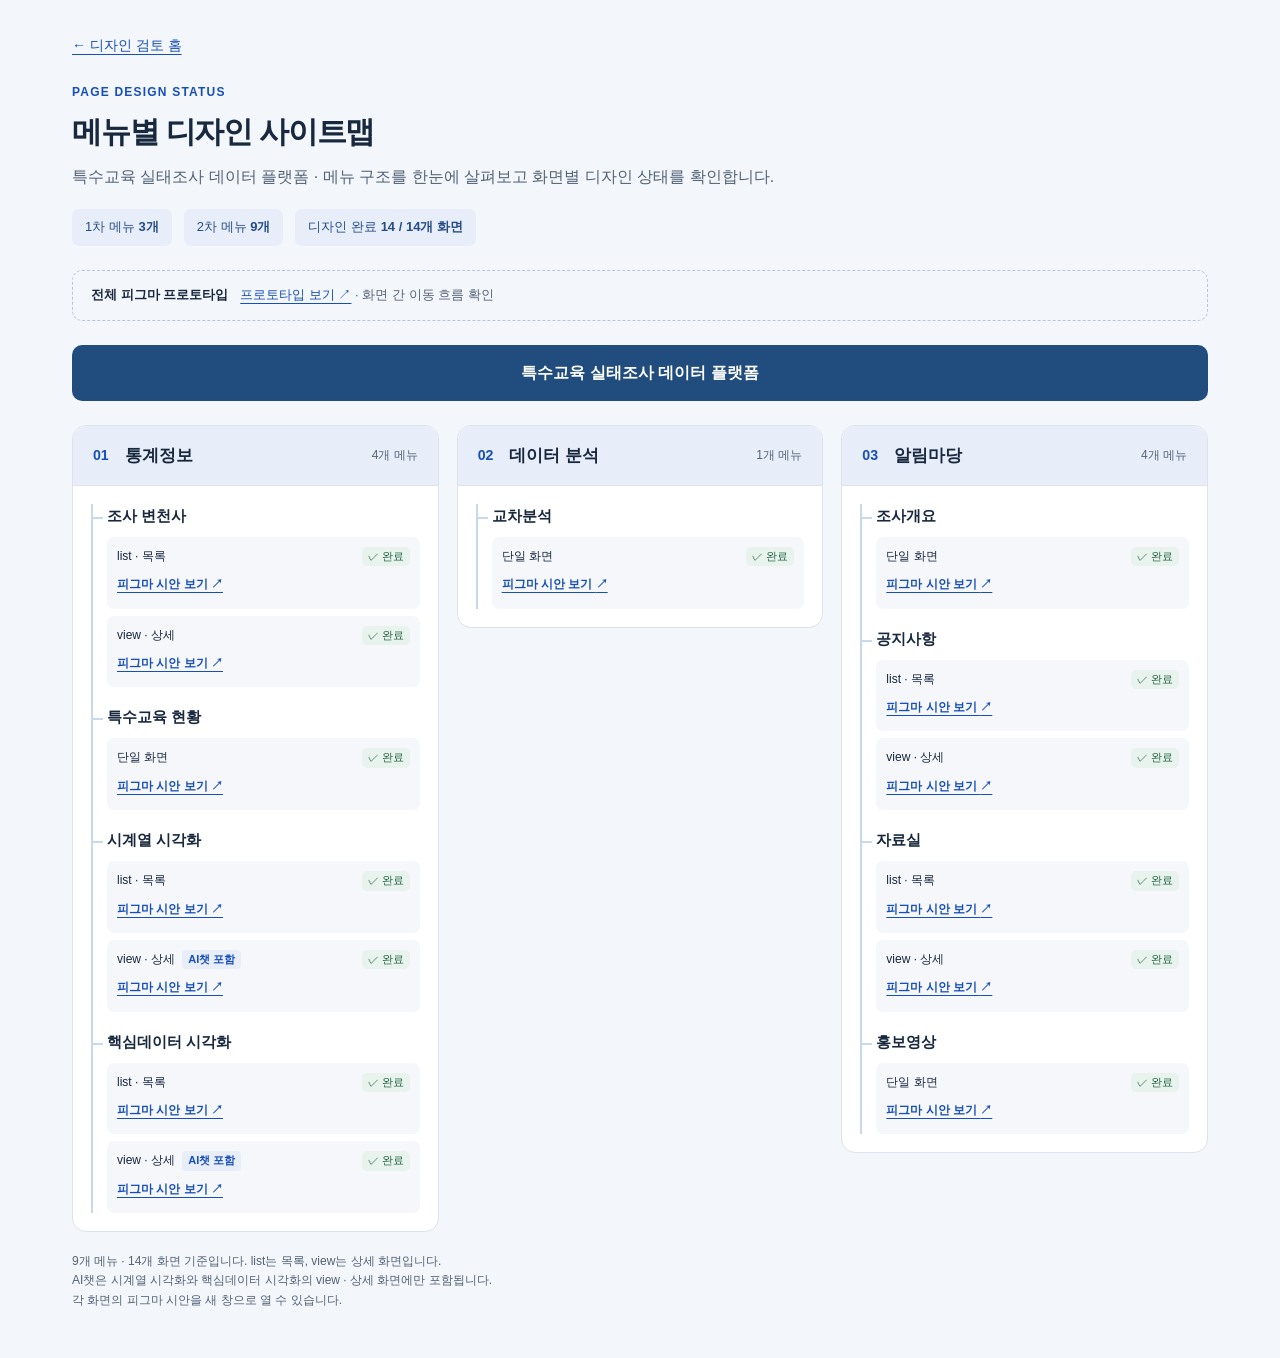
<file: sitemap.html>
<!doctype html><html lang="ko"><head><meta charset="utf-8"><meta name="viewport" content="width=device-width,initial-scale=1"><title>메뉴별 디자인 사이트맵 | 특수교육 실태조사 데이터 플랫폼</title><style>
*{box-sizing:border-box}body{margin:0;background:#f3f6fa;color:#18283e;font-family:"Apple SD Gothic Neo","Malgun Gothic",sans-serif;line-height:1.6;word-break:keep-all}main{max-width:1200px;margin:auto;padding:32px 32px 48px}a{color:#174fba;text-underline-offset:4px}a:focus-visible,[tabindex]:focus-visible{outline:3px solid #174fba;outline-offset:4px}.back{font-size:14px}.eyebrow{color:#174fba;font-size:12px;font-weight:800;letter-spacing:.1em;margin:25px 0 6px}h1{margin:0;font-size:30px;letter-spacing:-.04em}.intro{color:#526277;margin:8px 0 20px}.summary{display:flex;gap:12px;flex-wrap:wrap;margin-bottom:24px}.summary span{padding:8px 13px;background:#e8eef9;border-radius:7px;color:#264d87;font-size:13px}.prototype{margin:0 0 24px;padding:14px 18px;border:1px dashed #b9c6d9;border-radius:10px;color:#526277;font-size:13px}.prototype strong{color:#18283e;margin-right:12px}section{margin:0 0 20px;background:white;border:1px solid #dce3ed;border-radius:14px;overflow:hidden}h2{font-size:18px;margin:0;padding:16px 20px;border-bottom:1px solid #dce3ed}h2 small{color:#174fba;margin-right:9px}h2 span{font-size:12px;color:#526277;font-weight:400;margin-left:10px}.table-wrap{overflow-x:auto}table{border-collapse:collapse;width:100%;text-align:left;font-size:14px;min-width:540px}caption{position:absolute;width:1px;height:1px;overflow:hidden;clip-path:inset(50%)}th,td{padding:12px 20px;border-bottom:1px solid #e7ecf3}thead{color:#526277;background:#f8fafd;font-size:12px}tbody th{font-weight:650}tr:last-child>*{border-bottom:0}td:nth-child(2){color:#526277;font-size:13px}.status{background:#e8f3ed;color:#226342;padding:4px 8px;border-radius:5px;font-size:12px;white-space:nowrap}.pending{color:#657185;font-size:12px}footer{font-size:12px;color:#526277} @media(max-width:640px){main{padding:22px 16px}h1{font-size:25px}th,td{padding:12px 15px}.summary{gap:6px}h2{padding:14px 16px}}
.sitemap-root{background:#214d7e;color:#fff;font-size:16px;font-weight:700;text-align:center;padding:15px;border-radius:10px;margin-bottom:24px}.sitemap{display:grid;grid-template-columns:repeat(3,minmax(0,1fr));gap:18px;align-items:start}.menu-group{overflow:visible}.menu-group h2{background:#e8eef9;border-radius:14px 14px 0 0;display:flex;align-items:center;gap:7px;font-size:17px}.menu-group h2 span{margin-left:auto}.menu-tree,.screens{list-style:none;margin:0;padding:0}.menu-tree{padding:18px}.menu-node{position:relative;border-left:2px solid #c9d8eb;padding:0 0 18px 14px}.menu-node:last-child{padding-bottom:0}.menu-node:before{content:"";position:absolute;left:0;top:13px;width:10px;border-top:2px solid #c9d8eb}.menu-node h3{font-size:15px;margin:0 0 9px}.screens{display:flex;flex-direction:column;gap:7px}.screen{display:grid;grid-template-columns:1fr auto;gap:5px;padding:10px;background:#f5f7fb;border-radius:7px;font-size:12px}.screen .pending{grid-column:1/-1;font-size:11px}.screen .status{padding:1px 6px;font-size:11px}@media(max-width:900px){.sitemap{grid-template-columns:1fr}.menu-tree{display:grid;grid-template-columns:repeat(2,minmax(0,1fr));gap:18px}.menu-node{padding-bottom:0}}@media(max-width:480px){.menu-tree{grid-template-columns:1fr}}
.screen .figma-link{grid-column:1/-1;font-size:12px;font-weight:600;padding:4px 0;color:#174fba}
.ai-chat{display:inline-block;margin-left:4px;padding:1px 6px;border-radius:4px;background:#e8eef9;color:#174fba;font-size:11px;font-style:normal;font-weight:700}</style></head><body><main><a class="back" href="index.html" target="_blank" rel="noopener noreferrer">← 디자인 검토 홈</a><header><p class="eyebrow">PAGE DESIGN STATUS</p><h1>메뉴별 디자인 사이트맵</h1><p class="intro">특수교육 실태조사 데이터 플랫폼 · 메뉴 구조를 한눈에 살펴보고 화면별 디자인 상태를 확인합니다.</p></header><div class="summary" aria-label="등록 현황"><span>1차 메뉴 <strong>3개</strong></span><span>2차 메뉴 <strong>9개</strong></span><span>디자인 완료 <strong>14 / 14개 화면</strong></span></div><div class="prototype"><strong>전체 피그마 프로토타입</strong><a href="https://figma.com/proto/b4ems2vZoeImcllFL3BtRu/-프로젝트-26_003-특수원-krds-?page-id=10023:15345&amp;node-id=10498-43777&amp;viewport=-10112,5444,0.58&amp;t=GeHle3BflIlmt5C9-8&amp;scaling=scale-down-width&amp;content-scaling=fixed&amp;starting-point-node-id=10452:97824&amp;hide-ui=1&amp;desktop-link-click-timestamp=1790585314734&amp;desktop-ul-exp-bucket=po&amp;desktop-ul-pref-conflict=1" aria-label="전체 프로토타입 보기 (새 창)" target="_blank" rel="noopener noreferrer">프로토타입 보기 ↗</a> · 화면 간 이동 흐름 확인</div><div class="sitemap-root">특수교육 실태조사 데이터 플랫폼</div><div class="sitemap"><section class="menu-group" aria-labelledby="group-01"><h2 id="group-01"><small>01</small>통계정보<span>4개 메뉴</span></h2><ul class="menu-tree"><li class="menu-node"><h3>조사 변천사</h3><ul class="screens"><li class="screen"><span>list · 목록</span><span class="status">✓ 완료</span><a class="figma-link" href="https://www.figma.com/proto/b4ems2vZoeImcllFL3BtRu/-%ED%94%84%EB%A1%9C%EC%A0%9D%ED%8A%B8-26_003-%ED%8A%B9%EC%88%98%EC%9B%90-krds-?node-id=10498-43777&amp;viewport=-4275%2C1551%2C0.32&amp;t=nERMsX2lGevjtUe1-1&amp;scaling=scale-down-width&amp;content-scaling=fixed&amp;starting-point-node-id=10452%3A97824&amp;desktop-link-click-timestamp=1790558974484&amp;desktop-ul-exp-bucket=V&amp;page-id=10023%3A15345&amp;hide-ui=1" aria-label="조사 변천사 list · 목록 피그마 시안 보기 (새 창)" target="_blank" rel="noopener noreferrer">피그마 시안 보기 <span aria-hidden="true">↗</span></a></li><li class="screen"><span>view · 상세</span><span class="status">✓ 완료</span><a class="figma-link" href="https://www.figma.com/proto/b4ems2vZoeImcllFL3BtRu/-%ED%94%84%EB%A1%9C%EC%A0%9D%ED%8A%B8-26_003-%ED%8A%B9%EC%88%98%EC%9B%90-krds-?node-id=10498-44180&amp;viewport=-4275%2C1551%2C0.32&amp;t=nERMsX2lGevjtUe1-1&amp;scaling=scale-down-width&amp;content-scaling=fixed&amp;starting-point-node-id=10452%3A97824&amp;desktop-link-click-timestamp=1790558974484&amp;desktop-ul-exp-bucket=V&amp;page-id=10023%3A15345&amp;hide-ui=1" aria-label="조사 변천사 view · 상세 피그마 시안 보기 (새 창)" target="_blank" rel="noopener noreferrer">피그마 시안 보기 <span aria-hidden="true">↗</span></a></li></ul></li><li class="menu-node"><h3>특수교육 현황</h3><ul class="screens"><li class="screen"><span>단일 화면</span><span class="status">✓ 완료</span><a class="figma-link" href="https://www.figma.com/proto/b4ems2vZoeImcllFL3BtRu/-%ED%94%84%EB%A1%9C%EC%A0%9D%ED%8A%B8-26_003-%ED%8A%B9%EC%88%98%EC%9B%90-krds-?node-id=10611-53765&amp;viewport=-4275%2C1551%2C0.32&amp;t=nERMsX2lGevjtUe1-1&amp;scaling=scale-down-width&amp;content-scaling=fixed&amp;starting-point-node-id=10452%3A97824&amp;desktop-link-click-timestamp=1790558974484&amp;desktop-ul-exp-bucket=V&amp;page-id=10023%3A15345&amp;hide-ui=1" aria-label="특수교육 현황 단일 화면 피그마 시안 보기 (새 창)" target="_blank" rel="noopener noreferrer">피그마 시안 보기 <span aria-hidden="true">↗</span></a></li></ul></li><li class="menu-node"><h3>시계열 시각화</h3><ul class="screens"><li class="screen"><span>list · 목록</span><span class="status">✓ 완료</span><a class="figma-link" href="https://www.figma.com/proto/b4ems2vZoeImcllFL3BtRu/-%ED%94%84%EB%A1%9C%EC%A0%9D%ED%8A%B8-26_003-%ED%8A%B9%EC%88%98%EC%9B%90-krds-?node-id=10611-43737&amp;viewport=-4275%2C1551%2C0.32&amp;t=nERMsX2lGevjtUe1-1&amp;scaling=scale-down-width&amp;content-scaling=fixed&amp;starting-point-node-id=10452%3A97824&amp;desktop-link-click-timestamp=1790558974484&amp;desktop-ul-exp-bucket=V&amp;page-id=10023%3A15345&amp;hide-ui=1" aria-label="시계열 시각화 list · 목록 피그마 시안 보기 (새 창)" target="_blank" rel="noopener noreferrer">피그마 시안 보기 <span aria-hidden="true">↗</span></a></li><li class="screen"><span>view · 상세 <em class="ai-chat">AI챗 포함</em></span><span class="status">✓ 완료</span><a class="figma-link" href="https://www.figma.com/proto/b4ems2vZoeImcllFL3BtRu/-%ED%94%84%EB%A1%9C%EC%A0%9D%ED%8A%B8-26_003-%ED%8A%B9%EC%88%98%EC%9B%90-krds-?node-id=10611-48727&amp;viewport=-4275%2C1551%2C0.32&amp;t=nERMsX2lGevjtUe1-1&amp;scaling=scale-down-width&amp;content-scaling=fixed&amp;starting-point-node-id=10452%3A97824&amp;desktop-link-click-timestamp=1790558974484&amp;desktop-ul-exp-bucket=V&amp;page-id=10023%3A15345&amp;hide-ui=1" aria-label="시계열 시각화 view · 상세 피그마 시안 보기 (새 창)" target="_blank" rel="noopener noreferrer">피그마 시안 보기 <span aria-hidden="true">↗</span></a></li></ul></li><li class="menu-node"><h3>핵심데이터 시각화</h3><ul class="screens"><li class="screen"><span>list · 목록</span><span class="status">✓ 완료</span><a class="figma-link" href="https://www.figma.com/proto/b4ems2vZoeImcllFL3BtRu/-%ED%94%84%EB%A1%9C%EC%A0%9D%ED%8A%B8-26_003-%ED%8A%B9%EC%88%98%EC%9B%90-krds-?node-id=10611-46398&amp;viewport=-4275%2C1551%2C0.32&amp;t=nERMsX2lGevjtUe1-1&amp;scaling=scale-down-width&amp;content-scaling=fixed&amp;starting-point-node-id=10452%3A97824&amp;desktop-link-click-timestamp=1790558974484&amp;desktop-ul-exp-bucket=V&amp;page-id=10023%3A15345&amp;hide-ui=1" aria-label="핵심데이터 시각화 list · 목록 피그마 시안 보기 (새 창)" target="_blank" rel="noopener noreferrer">피그마 시안 보기 <span aria-hidden="true">↗</span></a></li><li class="screen"><span>view · 상세 <em class="ai-chat">AI챗 포함</em></span><span class="status">✓ 완료</span><a class="figma-link" href="https://www.figma.com/proto/b4ems2vZoeImcllFL3BtRu/-%ED%94%84%EB%A1%9C%EC%A0%9D%ED%8A%B8-26_003-%ED%8A%B9%EC%88%98%EC%9B%90-krds-?node-id=10611-49285&amp;viewport=-4275%2C1551%2C0.32&amp;t=nERMsX2lGevjtUe1-1&amp;scaling=scale-down-width&amp;content-scaling=fixed&amp;starting-point-node-id=10452%3A97824&amp;desktop-link-click-timestamp=1790558974484&amp;desktop-ul-exp-bucket=V&amp;page-id=10023%3A15345&amp;hide-ui=1" aria-label="핵심데이터 시각화 view · 상세 피그마 시안 보기 (새 창)" target="_blank" rel="noopener noreferrer">피그마 시안 보기 <span aria-hidden="true">↗</span></a></li></ul></li></ul></section><section class="menu-group" aria-labelledby="group-02"><h2 id="group-02"><small>02</small>데이터 분석<span>1개 메뉴</span></h2><ul class="menu-tree"><li class="menu-node"><h3>교차분석</h3><ul class="screens"><li class="screen"><span>단일 화면</span><span class="status">✓ 완료</span><a class="figma-link" href="https://www.figma.com/proto/b4ems2vZoeImcllFL3BtRu/-%ED%94%84%EB%A1%9C%EC%A0%9D%ED%8A%B8-26_003-%ED%8A%B9%EC%88%98%EC%9B%90-krds-?node-id=10618-87061&amp;viewport=-4275%2C1551%2C0.32&amp;t=nERMsX2lGevjtUe1-1&amp;scaling=scale-down-width&amp;content-scaling=fixed&amp;starting-point-node-id=10452%3A97824&amp;desktop-link-click-timestamp=1790558974484&amp;desktop-ul-exp-bucket=V&amp;page-id=10023%3A15345&amp;hide-ui=1" aria-label="교차분석 단일 화면 피그마 시안 보기 (새 창)" target="_blank" rel="noopener noreferrer">피그마 시안 보기 <span aria-hidden="true">↗</span></a></li></ul></li></ul></section><section class="menu-group" aria-labelledby="group-03"><h2 id="group-03"><small>03</small>알림마당<span>4개 메뉴</span></h2><ul class="menu-tree"><li class="menu-node"><h3>조사개요</h3><ul class="screens"><li class="screen"><span>단일 화면</span><span class="status">✓ 완료</span><a class="figma-link" href="https://www.figma.com/proto/b4ems2vZoeImcllFL3BtRu/-%ED%94%84%EB%A1%9C%EC%A0%9D%ED%8A%B8-26_003-%ED%8A%B9%EC%88%98%EC%9B%90-krds-?node-id=10583-32619&amp;viewport=-4275%2C1551%2C0.32&amp;t=nERMsX2lGevjtUe1-1&amp;scaling=scale-down-width&amp;content-scaling=fixed&amp;starting-point-node-id=10452%3A97824&amp;desktop-link-click-timestamp=1790558974484&amp;desktop-ul-exp-bucket=V&amp;page-id=10023%3A15345&amp;hide-ui=1" aria-label="조사개요 단일 화면 피그마 시안 보기 (새 창)" target="_blank" rel="noopener noreferrer">피그마 시안 보기 <span aria-hidden="true">↗</span></a></li></ul></li><li class="menu-node"><h3>공지사항</h3><ul class="screens"><li class="screen"><span>list · 목록</span><span class="status">✓ 완료</span><a class="figma-link" href="https://www.figma.com/proto/b4ems2vZoeImcllFL3BtRu/-%ED%94%84%EB%A1%9C%EC%A0%9D%ED%8A%B8-26_003-%ED%8A%B9%EC%88%98%EC%9B%90-krds-?node-id=10493-36778&amp;viewport=-4275%2C1551%2C0.32&amp;t=nERMsX2lGevjtUe1-1&amp;scaling=scale-down-width&amp;content-scaling=fixed&amp;starting-point-node-id=10452%3A97824&amp;desktop-link-click-timestamp=1790558974484&amp;desktop-ul-exp-bucket=V&amp;page-id=10023%3A15345&amp;hide-ui=1" aria-label="공지사항 list · 목록 피그마 시안 보기 (새 창)" target="_blank" rel="noopener noreferrer">피그마 시안 보기 <span aria-hidden="true">↗</span></a></li><li class="screen"><span>view · 상세</span><span class="status">✓ 완료</span><a class="figma-link" href="https://www.figma.com/proto/b4ems2vZoeImcllFL3BtRu/-%ED%94%84%EB%A1%9C%EC%A0%9D%ED%8A%B8-26_003-%ED%8A%B9%EC%88%98%EC%9B%90-krds-?node-id=10456-21692&amp;viewport=-4275%2C1551%2C0.32&amp;t=nERMsX2lGevjtUe1-1&amp;scaling=scale-down-width&amp;content-scaling=fixed&amp;starting-point-node-id=10452%3A97824&amp;desktop-link-click-timestamp=1790558974484&amp;desktop-ul-exp-bucket=V&amp;page-id=10023%3A15345&amp;hide-ui=1" aria-label="공지사항 view · 상세 피그마 시안 보기 (새 창)" target="_blank" rel="noopener noreferrer">피그마 시안 보기 <span aria-hidden="true">↗</span></a></li></ul></li><li class="menu-node"><h3>자료실</h3><ul class="screens"><li class="screen"><span>list · 목록</span><span class="status">✓ 완료</span><a class="figma-link" href="https://www.figma.com/proto/b4ems2vZoeImcllFL3BtRu/-%ED%94%84%EB%A1%9C%EC%A0%9D%ED%8A%B8-26_003-%ED%8A%B9%EC%88%98%EC%9B%90-krds-?node-id=11011-146661&viewport=-3334%2C-10822%2C0.5&t=LnVvs0YDsFLVWm1Q-1&scaling=scale-down-width&content-scaling=fixed&starting-point-node-id=10452%3A97824&page-id=10023%3A15345&hide-ui=1" aria-label="자료실 list · 목록 피그마 시안 보기 (새 창)" target="_blank" rel="noopener noreferrer">피그마 시안 보기 <span aria-hidden="true">↗</span></a></li><li class="screen"><span>view · 상세</span><span class="status">✓ 완료</span><a class="figma-link" href="https://www.figma.com/proto/b4ems2vZoeImcllFL3BtRu/-%ED%94%84%EB%A1%9C%EC%A0%9D%ED%8A%B8-26_003-%ED%8A%B9%EC%88%98%EC%9B%90-krds-?node-id=10456-18885&amp;viewport=-4275%2C1551%2C0.32&amp;t=nERMsX2lGevjtUe1-1&amp;scaling=scale-down-width&amp;content-scaling=fixed&amp;starting-point-node-id=10452%3A97824&amp;desktop-link-click-timestamp=1790558974484&amp;desktop-ul-exp-bucket=V&amp;page-id=10023%3A15345&amp;hide-ui=1" aria-label="자료실 view · 상세 피그마 시안 보기 (새 창)" target="_blank" rel="noopener noreferrer">피그마 시안 보기 <span aria-hidden="true">↗</span></a></li></ul></li><li class="menu-node"><h3>홍보영상</h3><ul class="screens"><li class="screen"><span>단일 화면</span><span class="status">✓ 완료</span><a class="figma-link" href="https://www.figma.com/proto/b4ems2vZoeImcllFL3BtRu/-%ED%94%84%EB%A1%9C%EC%A0%9D%ED%8A%B8-26_003-%ED%8A%B9%EC%88%98%EC%9B%90-krds-?node-id=10456-18946&amp;viewport=-4275%2C1551%2C0.32&amp;t=nERMsX2lGevjtUe1-1&amp;scaling=scale-down-width&amp;content-scaling=fixed&amp;starting-point-node-id=10452%3A97824&amp;desktop-link-click-timestamp=1790558974484&amp;desktop-ul-exp-bucket=V&amp;page-id=10023%3A15345&amp;hide-ui=1" aria-label="홍보영상 단일 화면 피그마 시안 보기 (새 창)" target="_blank" rel="noopener noreferrer">피그마 시안 보기 <span aria-hidden="true">↗</span></a></li></ul></li></ul></section></div><footer>9개 메뉴 · 14개 화면 기준입니다. list는 목록, view는 상세 화면입니다.<br>AI챗은 시계열 시각화와 핵심데이터 시각화의 view · 상세 화면에만 포함됩니다.<br>각 화면의 피그마 시안을 새 창으로 열 수 있습니다.</footer></main></body></html>
</file>
<file: accessibility-workbench-v3.3/styles.css>
:root{
 --bg:#f5f7fb;--panel:#fff;--text:#172238;--muted:#67748b;--line:#dce3ee;
 --blue:#245ce8;--blue2:#153d9f;--fail:#b42318;--warn:#946200;--pass:#147a52;
 --shadow:0 8px 28px rgba(25,43,76,.07)
}
*{box-sizing:border-box}
body{margin:0;background:var(--bg);color:var(--text);font-family:system-ui,-apple-system,"Segoe UI",sans-serif;line-height:1.5}
button,input,select{font:inherit}
button:focus-visible,input:focus-visible,select:focus-visible{outline:3px solid #111;outline-offset:2px}
.topbar{background:#102e6a;color:#fff;padding:22px 30px;display:flex;justify-content:space-between;gap:20px;align-items:center}
.topbar h1{margin:0;font-size:28px}.topbar h1 span{font-size:13px;background:#fff;color:#102e6a;border-radius:999px;padding:3px 8px;vertical-align:4px}
.topbar p{margin:4px 0 0;opacity:.86}.eyebrow{font-size:11px;font-weight:800;letter-spacing:.13em}
.top-actions{display:flex;gap:8px}
.app{display:grid;grid-template-columns:320px minmax(0,1fr);gap:20px;padding:20px}
.sidebar{display:flex;flex-direction:column;gap:14px;align-self:start;position:sticky;top:10px}
.content{display:flex;flex-direction:column;gap:16px;min-width:0}
.card{background:var(--panel);border:1px solid var(--line);border-radius:15px;box-shadow:var(--shadow);padding:18px}
.card h2{font-size:18px;margin:0 0 12px}
.file-drop{display:flex;flex-direction:column;gap:3px;padding:18px;border:2px dashed #9cb2dc;border-radius:12px;background:#f8faff;text-align:center;cursor:pointer}
.file-drop strong{color:#17469f}.file-drop span{font-size:12px;color:var(--muted)}.file-drop input{margin-top:10px;width:100%}
.file-meta{font-size:12px;color:var(--muted);padding:9px 2px}
.stack{display:grid;gap:7px}.btn{border-radius:9px;padding:10px 12px;border:1px solid transparent;font-weight:750;cursor:pointer}.btn:disabled{opacity:.45;cursor:not-allowed}
.primary{background:var(--blue);color:#fff}.outline{background:#fff;border-color:#b9c5d8;color:#263852}.ghost{background:transparent;color:#fff;border-color:rgba(255,255,255,.5)}
.notice{font-size:12px;background:#f2f5fa;border-radius:9px;padding:10px;color:#4e5d75;margin-top:10px}
.manual-list{display:grid;gap:8px}.manual-list label{display:flex;gap:8px;align-items:flex-start;font-size:13px}.manual-list input{margin-top:3px;width:18px;height:18px}
.mode-grid{display:grid;grid-template-columns:1fr 1fr;gap:7px}.mode,.view-btn{background:#fff;border:1px solid #c7d1df;border-radius:9px;padding:8px;cursor:pointer}.mode.active{background:#e8eeff;border-color:#83a0ef;color:#173e97;font-weight:800}
.hint{font-size:11px;color:var(--muted);margin:8px 0 0}
.statusbar{display:flex;justify-content:space-between;gap:16px;align-items:center}.statusbar p{font-size:12px;color:var(--muted);margin:2px 0 0}.status-dot{width:10px;height:10px;border-radius:50%;background:#a0a9b8;display:inline-block;margin-right:8px}.status-dot.open{background:#1b8f61}.status-dot.closed{background:#c43b32}.page-label{background:#f1f4f8;padding:6px 9px;border-radius:999px;font-size:12px;color:#42516a}
.metrics{display:grid;grid-template-columns:repeat(4,1fr);gap:10px}.metrics article{background:#fff;border:1px solid var(--line);border-radius:13px;padding:15px;border-left:5px solid #a5b6d2}.metrics article:nth-child(1){border-left-color:var(--fail)}.metrics article:nth-child(2){border-left-color:#d59b22}.metrics article:nth-child(3){border-left-color:var(--pass)}.metrics article:nth-child(4){border-left-color:var(--blue)}
.metrics span{font-size:12px;color:var(--muted)}.metrics strong{display:block;font-size:28px;margin-top:3px}
.section-head{display:flex;justify-content:space-between;gap:15px;align-items:flex-start}.section-head p{font-size:12px;color:var(--muted);margin:-7px 0 0}
.pill{font-size:11px;font-weight:800;border-radius:999px;padding:5px 8px}.pill.neutral{background:#eef2f6;color:#647087}.pill.running{background:#e8eeff;color:#1747ad}.pill.done{background:#e9f7f0;color:#096943}.pill.error{background:#fdeceb;color:#99241c}
.filters{display:flex;gap:8px}.filters select,.filters input{border:1px solid #bdc8d7;border-radius:8px;padding:8px 10px;background:#fff}.filters input{min-width:220px}
.empty{padding:22px 2px;color:var(--muted)}
.chart-card{border:1px solid var(--line);border-radius:12px;padding:14px;margin-top:12px}.chart-head{display:flex;justify-content:space-between;gap:10px}.chart-card h3{font-size:15px;margin:0}.chart-card .meta{font-size:11px;color:var(--muted);margin-top:3px}
.check-grid{display:grid;grid-template-columns:repeat(2,minmax(0,1fr));gap:7px;margin-top:11px}.check{border:1px solid #e2e7ef;border-radius:8px;padding:8px;font-size:12px}.check strong{display:block}.check.pass strong{color:var(--pass)}.check.warn strong{color:var(--warn)}.check.fail strong{color:var(--fail)}
.result-list{display:flex;flex-direction:column;gap:8px;margin-top:13px}.result{border:1px solid var(--line);border-radius:10px;padding:12px}.result h3{font-size:14px;margin:5px 0 2px}.result p{font-size:13px;color:#46556d;margin:3px 0}.result code{font-size:11px;color:#657189}
.badge{display:inline-flex;border-radius:999px;padding:3px 7px;font-size:11px;font-weight:800}.badge.fail{background:#fdeceb;color:#9e281e}.badge.warn{background:#fff3d6;color:#805600}.badge.pass{background:#e9f7f0;color:#0b6844}
.layout-grid{display:grid;grid-template-columns:repeat(2,minmax(0,1fr));gap:8px;margin-top:12px}.layout-item{border:1px solid var(--line);border-radius:10px;padding:11px}.layout-item strong{display:block;font-size:13px}.layout-item span{font-size:12px;color:#5d6a80}
.sr-item{border:1px solid var(--line);border-radius:9px;padding:9px 10px;margin-top:7px;font-size:13px}.sr-item code{font-size:11px;color:#657189}
@media(max-width:1050px){.app{grid-template-columns:1fr}.sidebar{position:static}.metrics{grid-template-columns:1fr 1fr}}
@media(max-width:650px){.topbar{flex-direction:column;align-items:flex-start}.metrics{grid-template-columns:1fr 1fr}.section-head,.statusbar{flex-direction:column}.filters{width:100%;flex-direction:column}.filters input{min-width:0}.check-grid,.layout-grid{grid-template-columns:1fr}}
.manual-sep{border:0;border-top:1px solid var(--line);margin:5px 0 2px}

.tts-status{display:flex;align-items:center;gap:8px;border:1px solid var(--line);border-radius:9px;padding:9px 10px;margin-bottom:9px;font-size:12px;color:#536178;background:#f8fafc}
.tts-dot{width:9px;height:9px;border-radius:50%;background:#9aa5b6;flex:none}
.tts-status.speaking .tts-dot{background:#177a52;box-shadow:0 0 0 3px rgba(23,122,82,.12)}
.tts-status.speaking{color:#0d6243;background:#f0faf6}
.range-label{display:flex;justify-content:space-between;gap:10px;font-size:12px;font-weight:700;margin-top:10px}
.range{width:100%;margin:5px 0 0}
.sr-item{display:grid;grid-template-columns:minmax(0,1fr) auto;gap:10px;align-items:center}
.sr-copy{min-width:0}
.sr-read{border:1px solid #b9c5d8;background:#fff;border-radius:8px;padding:7px 9px;cursor:pointer;font-weight:700;white-space:nowrap}
.sr-read:hover{background:#f4f7fb}
.sr-read:focus-visible{outline:3px solid #111;outline-offset:2px}
.simulation-note{margin-top:10px;padding:10px;border-radius:9px;background:#fff8e6;color:#6e5200;font-size:12px}

.view-btn[data-view="dark"],.view-btn[data-view="contrast"]{font-weight:700}
</file>
